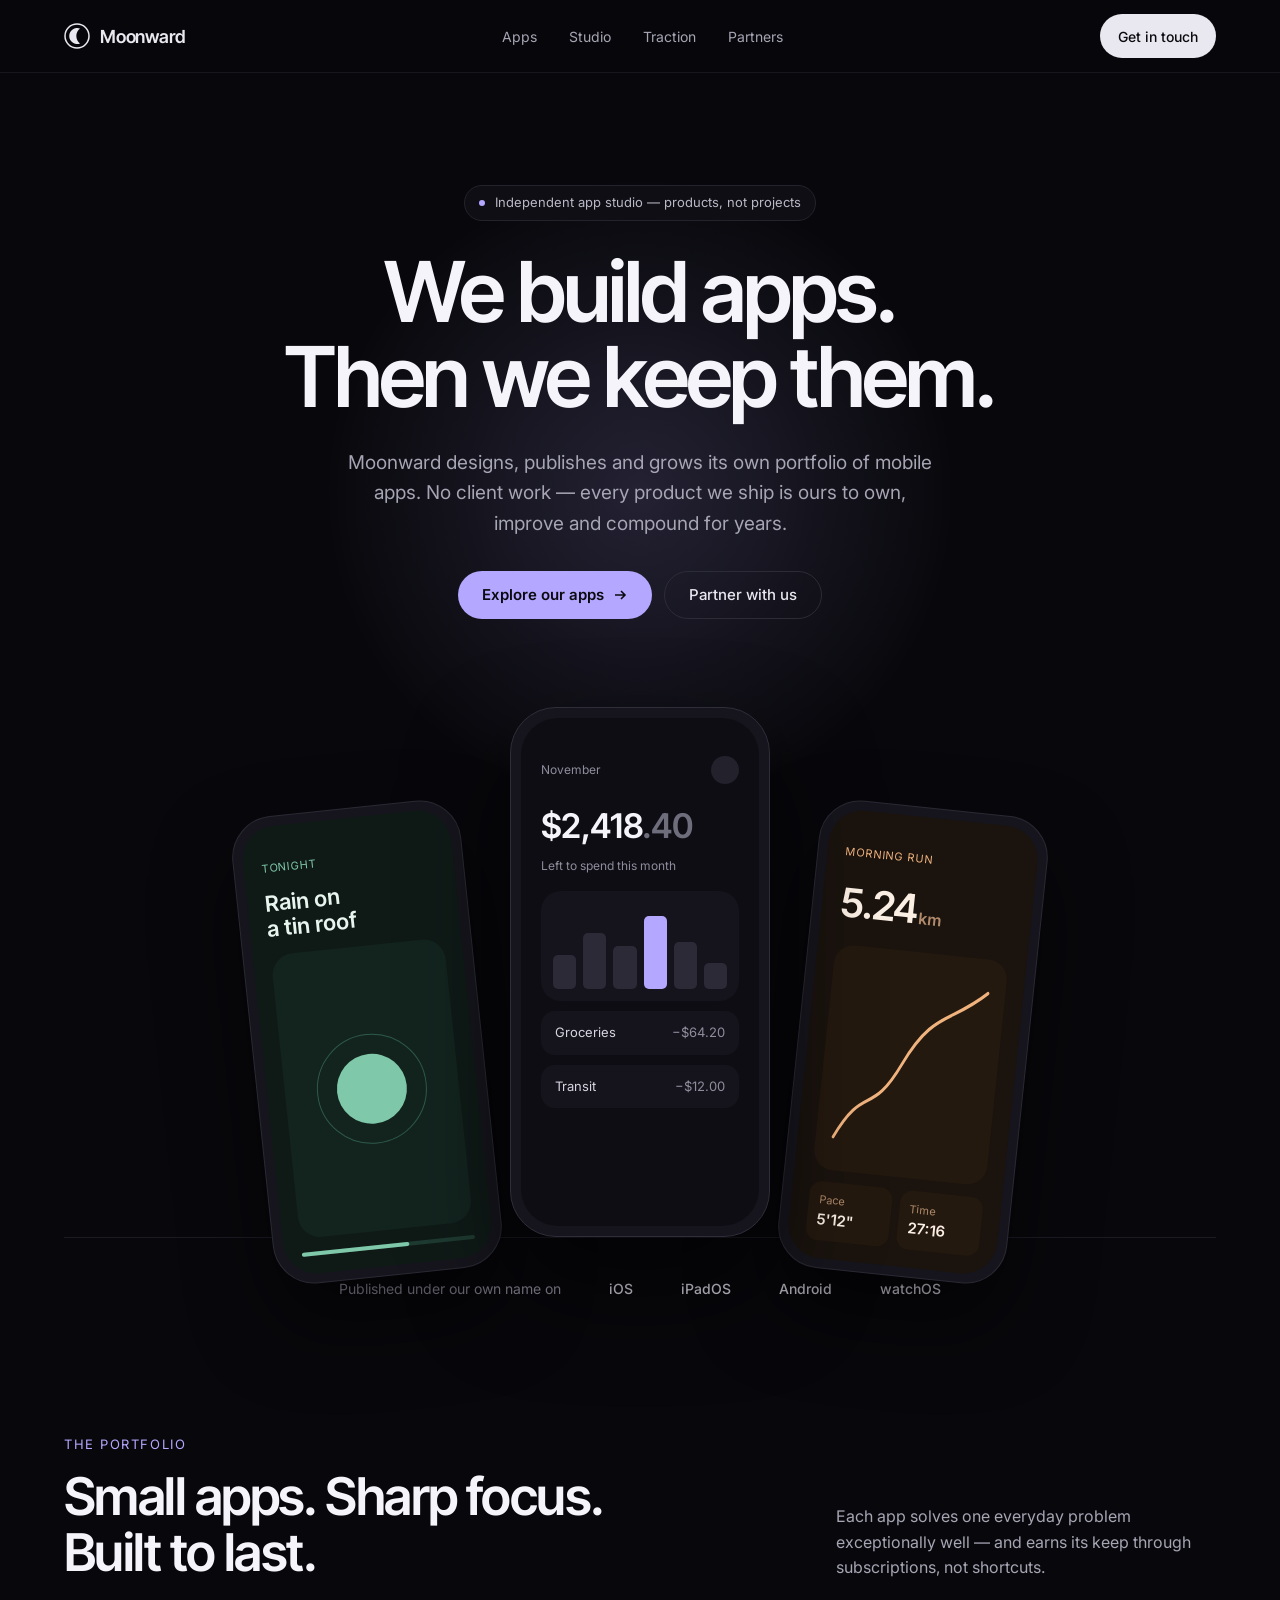
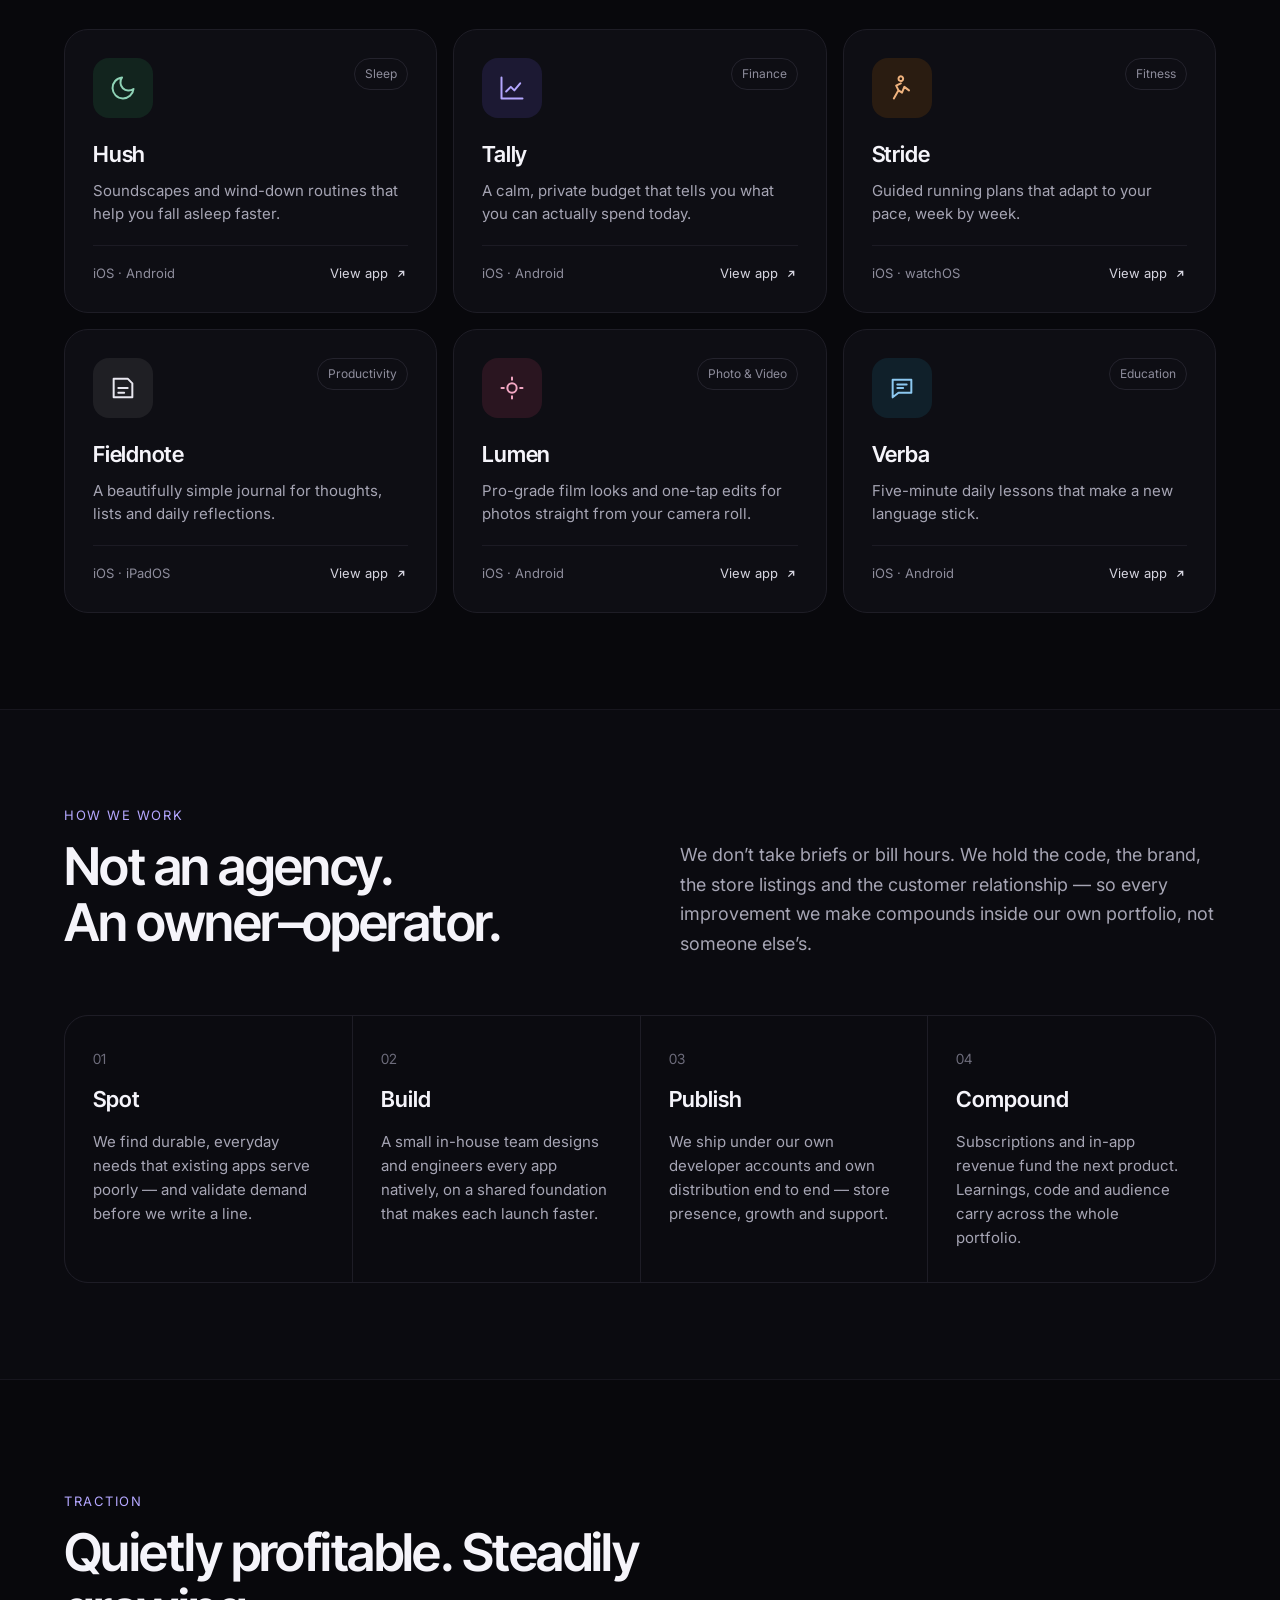
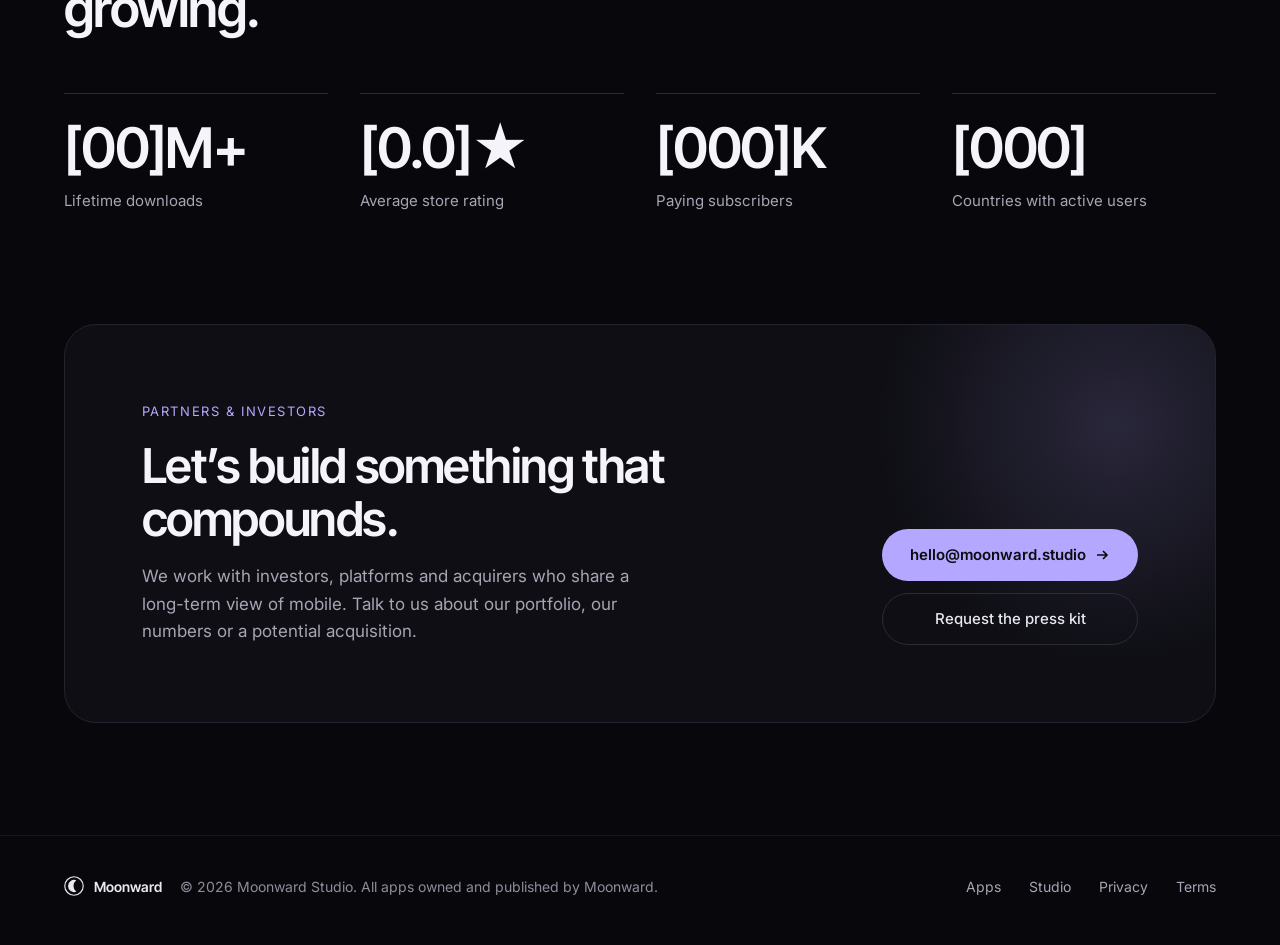
<file: index.html>
<!doctype html>
<html lang="en">
<head>
  <meta charset="utf-8">
  <meta name="viewport" content="width=device-width, initial-scale=1">
  <title>Moonward — Independent mobile app studio</title>
  <meta name="description" content="Moonward designs, publishes and grows its own portfolio of mobile apps. No client work — every product we ship is ours to own, improve and compound.">
  <meta name="theme-color" content="#08080C">

  <meta property="og:type" content="website">
  <meta property="og:title" content="Moonward — We build apps. Then we keep them.">
  <meta property="og:description" content="An independent studio that designs, publishes and grows its own mobile apps.">

  <link rel="icon" href="favicon.svg" type="image/svg+xml">
  <link rel="preconnect" href="https://fonts.googleapis.com">
  <link rel="preconnect" href="https://fonts.gstatic.com" crossorigin>
  <link href="https://fonts.googleapis.com/css2?family=Inter:wght@400;500;600&family=Inter+Tight:wght@500;600;700&display=swap" rel="stylesheet">
  <link rel="stylesheet" href="styles.css">
</head>
<body>
  <a class="skip-link" href="#main">Skip to content</a>

  <!-- ============ NAV ============ -->
  <header class="site-header">
    <nav class="nav container" aria-label="Main">
      <a href="#top" class="brand" aria-label="Moonward home">
        <svg class="brand-mark" width="26" height="26" viewBox="0 0 26 26" aria-hidden="true">
          <circle cx="13" cy="13" r="12" fill="none" stroke="currentColor" stroke-width="1.5"/>
          <path d="M16 5.5a8 8 0 1 0 0 15 9.5 9.5 0 0 1 0-15z" fill="currentColor"/>
        </svg>
        Moonward
      </a>

      <div class="nav-links" id="nav-links">
        <a href="#apps">Apps</a>
        <a href="#studio">Studio</a>
        <a href="#traction">Traction</a>
        <a href="#partners">Partners</a>
        <a href="#partners" class="btn btn-light nav-cta-mobile">Get in touch</a>
      </div>

      <a href="#partners" class="btn btn-light nav-cta">Get in touch</a>

      <button class="menu-toggle" type="button" aria-label="Open menu" aria-expanded="false" aria-controls="nav-links">
        <svg width="22" height="22" viewBox="0 0 24 24" fill="none" stroke="currentColor" stroke-width="1.8" stroke-linecap="round" aria-hidden="true">
          <path class="icon-open" d="M4 7h16M4 12h16M4 17h16"/>
          <path class="icon-close" d="M6 6l12 12M18 6L6 18"/>
        </svg>
      </button>
    </nav>
  </header>

  <main id="main">

    <!-- ============ HERO ============ -->
    <section id="top" class="hero">
      <div class="glow glow-hero" aria-hidden="true"></div>

      <div class="hero-copy">
        <div class="pill"><span class="dot"></span>Independent app studio — products, not projects</div>
        <h1>We build apps.<br>Then we keep them.</h1>
        <p class="lead">Moonward designs, publishes and grows its own portfolio of mobile apps. No client work — every product we ship is ours to own, improve and compound for years.</p>
        <div class="hero-actions">
          <a href="#apps" class="btn btn-accent">
            Explore our apps
            <svg width="16" height="16" viewBox="0 0 16 16" fill="none" stroke="currentColor" stroke-width="1.6" aria-hidden="true"><path d="M3 8h10M9 4l4 4-4 4"/></svg>
          </a>
          <a href="#partners" class="btn btn-ghost">Partner with us</a>
        </div>
      </div>

      <!-- Phone trio (decorative) -->
      <div class="phones" aria-hidden="true">
        <!-- Left: sleep app -->
        <div class="phone phone-side phone-left">
          <div class="screen screen-sleep">
            <div class="eyebrow-sm" style="color:#7FC8A9">Tonight</div>
            <div class="screen-title" style="color:#E8F5EF">Rain on<br>a tin roof</div>
            <div class="sleep-orb-wrap">
              <div class="sleep-ring"><div class="sleep-orb"></div></div>
            </div>
            <div class="progress"><div class="progress-fill"></div></div>
          </div>
        </div>

        <!-- Center: budget app -->
        <div class="phone phone-center">
          <div class="screen screen-budget">
            <div class="row-between">
              <span class="muted-sm">November</span>
              <span class="avatar"></span>
            </div>
            <div class="balance">$2,418<span>.40</span></div>
            <div class="muted-sm balance-label">Left to spend this month</div>
            <div class="bars">
              <span style="height:40%"></span>
              <span style="height:65%"></span>
              <span style="height:50%"></span>
              <span class="bar-accent" style="height:85%"></span>
              <span style="height:55%"></span>
              <span style="height:30%"></span>
            </div>
            <div class="txn"><span>Groceries</span><span>−$64.20</span></div>
            <div class="txn"><span>Transit</span><span>−$12.00</span></div>
          </div>
        </div>

        <!-- Right: running app -->
        <div class="phone phone-side phone-right">
          <div class="screen screen-run">
            <div class="eyebrow-sm" style="color:#F0B37E">Morning run</div>
            <div class="run-distance">5.24<span> km</span></div>
            <div class="run-map">
              <svg viewBox="0 0 200 200" width="100%" height="100%" preserveAspectRatio="none"><path d="M20 170 C 50 120, 60 150, 90 100 S 140 60, 180 30" fill="none" stroke="#F0B37E" stroke-width="3" stroke-linecap="round"/></svg>
            </div>
            <div class="run-stats">
              <div>Pace<strong>5'12"</strong></div>
              <div>Time<strong>27:16</strong></div>
            </div>
          </div>
        </div>
      </div>

      <div class="divider container"></div>
    </section>

    <!-- ============ PLATFORM STRIP ============ -->
    <section class="platforms">
      <div class="container platforms-inner">
        <span>Published under our own name on</span>
        <strong>iOS</strong>
        <strong>iPadOS</strong>
        <strong>Android</strong>
        <strong>watchOS</strong>
      </div>
    </section>

    <!-- ============ APPS ============ -->
    <section id="apps" class="section">
      <div class="container stack-48">
        <div class="section-head">
          <div class="section-title">
            <div class="eyebrow">The portfolio</div>
            <h2>Small apps. Sharp focus. Built to last.</h2>
          </div>
          <p class="section-intro">Each app solves one everyday problem exceptionally well — and earns its keep through subscriptions, not shortcuts.</p>
        </div>

        <div class="app-grid">
          <!-- Replace each href with the app's App Store / Google Play / landing page link -->
          <a class="app-card" href="#apps">
            <div class="app-card-top">
              <div class="app-icon" style="--icon-bg:#12241E; --icon-fg:#8FD3B6">
                <svg viewBox="0 0 24 24"><path d="M21 12.8A9 9 0 1 1 11.2 3a7 7 0 0 0 9.8 9.8z"/></svg>
              </div>
              <span class="tag">Sleep</span>
            </div>
            <div class="app-card-body">
              <h3>Hush</h3>
              <p>Soundscapes and wind-down routines that help you fall asleep faster.</p>
            </div>
            <div class="app-card-foot"><span>iOS · Android</span><span class="view">View app <svg width="14" height="14" viewBox="0 0 16 16" fill="none" stroke="currentColor" stroke-width="1.6" aria-hidden="true"><path d="M5 11L11 5M6 5h5v5"/></svg></span></div>
          </a>

          <a class="app-card" href="#apps">
            <div class="app-card-top">
              <div class="app-icon" style="--icon-bg:#1C1933; --icon-fg:#B4A7FF">
                <svg viewBox="0 0 24 24"><path d="M3 3v18h18M7 15l4-4 3 3 5-6"/></svg>
              </div>
              <span class="tag">Finance</span>
            </div>
            <div class="app-card-body">
              <h3>Tally</h3>
              <p>A calm, private budget that tells you what you can actually spend today.</p>
            </div>
            <div class="app-card-foot"><span>iOS · Android</span><span class="view">View app <svg width="14" height="14" viewBox="0 0 16 16" fill="none" stroke="currentColor" stroke-width="1.6" aria-hidden="true"><path d="M5 11L11 5M6 5h5v5"/></svg></span></div>
          </a>

          <a class="app-card" href="#apps">
            <div class="app-card-top">
              <div class="app-icon" style="--icon-bg:#2A1C11; --icon-fg:#F0B37E">
                <svg viewBox="0 0 24 24"><path d="M13 4a2 2 0 1 0 0 .1M5 21l4-7 3 2 2-5 4 3M9 14l-2-4 4-2"/></svg>
              </div>
              <span class="tag">Fitness</span>
            </div>
            <div class="app-card-body">
              <h3>Stride</h3>
              <p>Guided running plans that adapt to your pace, week by week.</p>
            </div>
            <div class="app-card-foot"><span>iOS · watchOS</span><span class="view">View app <svg width="14" height="14" viewBox="0 0 16 16" fill="none" stroke="currentColor" stroke-width="1.6" aria-hidden="true"><path d="M5 11L11 5M6 5h5v5"/></svg></span></div>
          </a>

          <a class="app-card" href="#apps">
            <div class="app-card-top">
              <div class="app-icon" style="--icon-bg:#1F1F24; --icon-fg:#E9E8F0">
                <svg viewBox="0 0 24 24"><path d="M4 4h12l4 4v12H4zM8 12h8M8 16h5"/></svg>
              </div>
              <span class="tag">Productivity</span>
            </div>
            <div class="app-card-body">
              <h3>Fieldnote</h3>
              <p>A beautifully simple journal for thoughts, lists and daily reflections.</p>
            </div>
            <div class="app-card-foot"><span>iOS · iPadOS</span><span class="view">View app <svg width="14" height="14" viewBox="0 0 16 16" fill="none" stroke="currentColor" stroke-width="1.6" aria-hidden="true"><path d="M5 11L11 5M6 5h5v5"/></svg></span></div>
          </a>

          <a class="app-card" href="#apps">
            <div class="app-card-top">
              <div class="app-icon" style="--icon-bg:#2A1520; --icon-fg:#F2A7C3">
                <svg viewBox="0 0 24 24"><path d="M12 3v2M12 19v2M3 12h2M19 12h2M12 8a4 4 0 1 0 0 8 4 4 0 0 0 0-8z"/></svg>
              </div>
              <span class="tag">Photo &amp; Video</span>
            </div>
            <div class="app-card-body">
              <h3>Lumen</h3>
              <p>Pro-grade film looks and one-tap edits for photos straight from your camera roll.</p>
            </div>
            <div class="app-card-foot"><span>iOS · Android</span><span class="view">View app <svg width="14" height="14" viewBox="0 0 16 16" fill="none" stroke="currentColor" stroke-width="1.6" aria-hidden="true"><path d="M5 11L11 5M6 5h5v5"/></svg></span></div>
          </a>

          <a class="app-card" href="#apps">
            <div class="app-card-top">
              <div class="app-icon" style="--icon-bg:#10202A; --icon-fg:#8CC8F0">
                <svg viewBox="0 0 24 24"><path d="M4 5h16v11H9l-5 4zM8 9h8M8 12h5"/></svg>
              </div>
              <span class="tag">Education</span>
            </div>
            <div class="app-card-body">
              <h3>Verba</h3>
              <p>Five-minute daily lessons that make a new language stick.</p>
            </div>
            <div class="app-card-foot"><span>iOS · Android</span><span class="view">View app <svg width="14" height="14" viewBox="0 0 16 16" fill="none" stroke="currentColor" stroke-width="1.6" aria-hidden="true"><path d="M5 11L11 5M6 5h5v5"/></svg></span></div>
          </a>
        </div>
      </div>
    </section>

    <!-- ============ STUDIO / MODEL ============ -->
    <section id="studio" class="section section-alt">
      <div class="container stack-56">
        <div class="studio-head">
          <div class="section-title">
            <div class="eyebrow">How we work</div>
            <h2>Not an agency.<br>An owner–operator.</h2>
          </div>
          <p class="studio-intro">We don’t take briefs or bill hours. We hold the code, the brand, the store listings and the customer relationship — so every improvement we make compounds inside our own portfolio, not someone else’s.</p>
        </div>

        <ol class="steps">
          <li>
            <span class="step-num">01</span>
            <h3>Spot</h3>
            <p>We find durable, everyday needs that existing apps serve poorly — and validate demand before we write a line.</p>
          </li>
          <li>
            <span class="step-num">02</span>
            <h3>Build</h3>
            <p>A small in-house team designs and engineers every app natively, on a shared foundation that makes each launch faster.</p>
          </li>
          <li>
            <span class="step-num">03</span>
            <h3>Publish</h3>
            <p>We ship under our own developer accounts and own distribution end to end — store presence, growth and support.</p>
          </li>
          <li>
            <span class="step-num">04</span>
            <h3>Compound</h3>
            <p>Subscriptions and in-app revenue fund the next product. Learnings, code and audience carry across the whole portfolio.</p>
          </li>
        </ol>
      </div>
    </section>

    <!-- ============ TRACTION ============ -->
    <section id="traction" class="section section-lg">
      <div class="container stack-56">
        <div class="section-title" style="max-width:640px">
          <div class="eyebrow">Traction</div>
          <h2>Quietly profitable. Steadily growing.</h2>
        </div>

        <!-- Replace the bracketed placeholders with your real figures -->
        <dl class="stats">
          <div class="stat"><dt>Lifetime downloads</dt><dd>[00]M+</dd></div>
          <div class="stat"><dt>Average store rating</dt><dd>[0.0]★</dd></div>
          <div class="stat"><dt>Paying subscribers</dt><dd>[000]K</dd></div>
          <div class="stat"><dt>Countries with active users</dt><dd>[000]</dd></div>
        </dl>
      </div>
    </section>

    <!-- ============ PARTNERS CTA ============ -->
    <section id="partners" class="section-cta">
      <div class="container">
        <div class="cta-card">
          <div class="glow glow-cta" aria-hidden="true"></div>
          <div class="cta-inner">
            <div class="cta-copy">
              <div class="eyebrow">Partners &amp; investors</div>
              <h2>Let’s build something that compounds.</h2>
              <p>We work with investors, platforms and acquirers who share a long-term view of mobile. Talk to us about our portfolio, our numbers or a potential acquisition.</p>
            </div>
            <div class="cta-actions">
              <a href="mailto:hello@moonward.studio" class="btn btn-accent btn-lg">
                hello@moonward.studio
                <svg width="16" height="16" viewBox="0 0 16 16" fill="none" stroke="currentColor" stroke-width="1.6" aria-hidden="true"><path d="M3 8h10M9 4l4 4-4 4"/></svg>
              </a>
              <a href="mailto:press@moonward.studio?subject=Press%20kit%20request" class="btn btn-ghost btn-lg">Request the press kit</a>
            </div>
          </div>
        </div>
      </div>
    </section>
  </main>

  <!-- ============ FOOTER ============ -->
  <footer class="site-footer">
    <div class="container footer-inner">
      <div class="footer-brand">
        <svg width="20" height="20" viewBox="0 0 26 26" aria-hidden="true">
          <circle cx="13" cy="13" r="12" fill="none" stroke="currentColor" stroke-width="1.5"/>
          <path d="M16 5.5a8 8 0 1 0 0 15 9.5 9.5 0 0 1 0-15z" fill="currentColor"/>
        </svg>
        <span class="footer-name">Moonward</span>
        <span class="footer-legal">© <span id="year">2026</span> Moonward Studio. All apps owned and published by Moonward.</span>
      </div>
      <nav class="footer-links" aria-label="Footer">
        <a href="#apps">Apps</a>
        <a href="#studio">Studio</a>
        <a href="privacy.html">Privacy</a>
        <a href="terms.html">Terms</a>
      </nav>
    </div>
  </footer>

  <script src="script.js" defer></script>
</body>
</html>
</file>
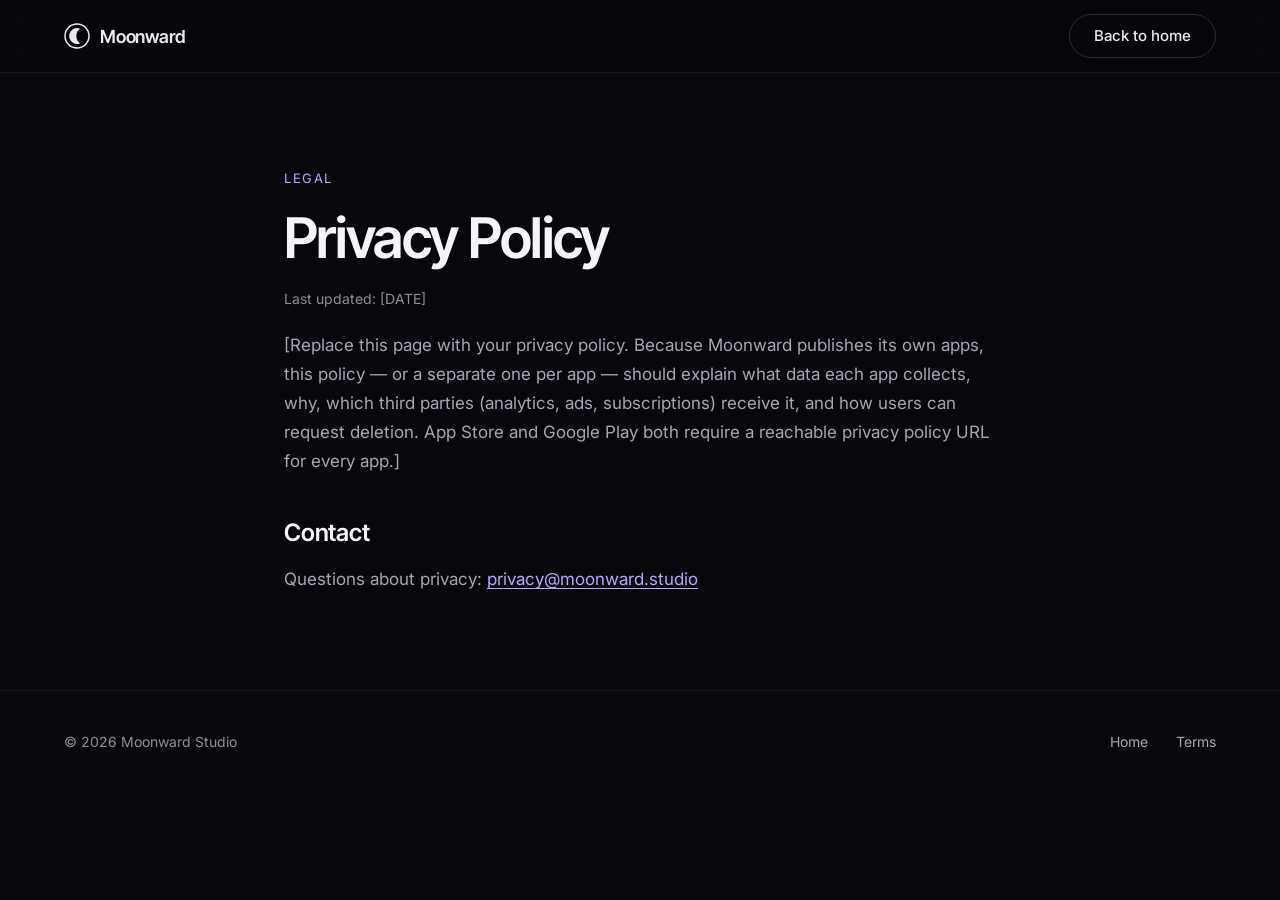
<file: privacy.html>
<!doctype html>
<html lang="en">
<head>
  <meta charset="utf-8">
  <meta name="viewport" content="width=device-width, initial-scale=1">
  <title>Privacy Policy — Moonward</title>
  <meta name="theme-color" content="#08080C">
  <link rel="icon" href="favicon.svg" type="image/svg+xml">
  <link rel="preconnect" href="https://fonts.googleapis.com">
  <link rel="preconnect" href="https://fonts.gstatic.com" crossorigin>
  <link href="https://fonts.googleapis.com/css2?family=Inter:wght@400;500;600&family=Inter+Tight:wght@500;600;700&display=swap" rel="stylesheet">
  <link rel="stylesheet" href="styles.css">
</head>
<body>
  <header class="site-header">
    <nav class="nav container" aria-label="Main">
      <a href="index.html" class="brand">
        <svg width="26" height="26" viewBox="0 0 26 26" aria-hidden="true"><circle cx="13" cy="13" r="12" fill="none" stroke="currentColor" stroke-width="1.5"/><path d="M16 5.5a8 8 0 1 0 0 15 9.5 9.5 0 0 1 0-15z" fill="currentColor"/></svg>
        Moonward
      </a>
      <a href="index.html" class="btn btn-ghost" style="min-height:44px">Back to home</a>
    </nav>
  </header>

  <main class="section legal">
    <div class="container legal-inner">
      <div class="eyebrow">Legal</div>
      <h1>Privacy Policy</h1>
      <p class="legal-meta">Last updated: [DATE]</p>

      <p>[Replace this page with your privacy policy. Because Moonward publishes its own apps, this policy — or a separate one per app — should explain what data each app collects, why, which third parties (analytics, ads, subscriptions) receive it, and how users can request deletion. App Store and Google Play both require a reachable privacy policy URL for every app.]</p>

      <h2>Contact</h2>
      <p>Questions about privacy: <a href="mailto:privacy@moonward.studio">privacy@moonward.studio</a></p>
    </div>
  </main>

  <footer class="site-footer">
    <div class="container footer-inner">
      <span class="footer-legal" style="margin:0">© 2026 Moonward Studio</span>
      <nav class="footer-links" aria-label="Footer"><a href="index.html">Home</a><a href="terms.html">Terms</a></nav>
    </div>
  </footer>
</body>
</html>
</file>
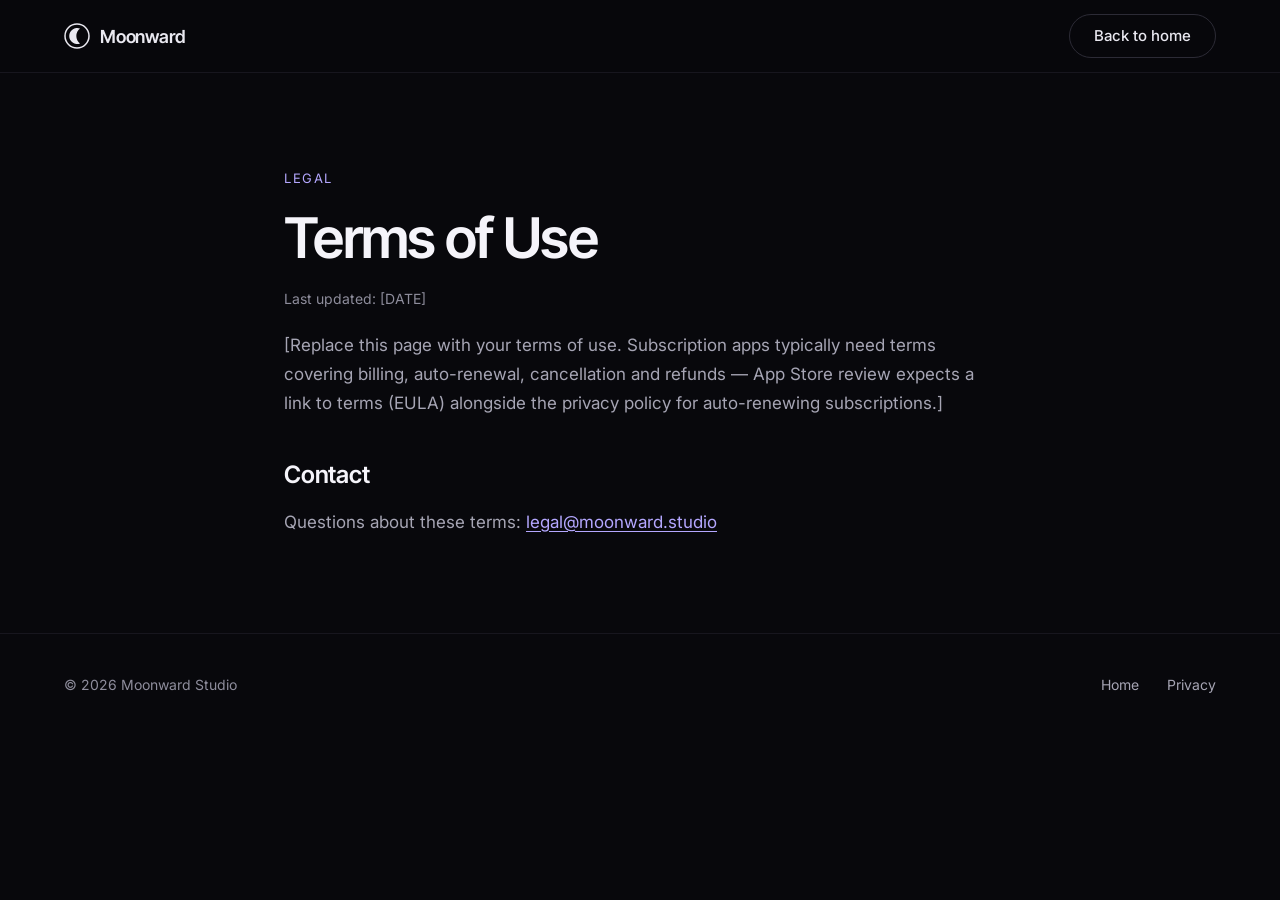
<file: terms.html>
<!doctype html>
<html lang="en">
<head>
  <meta charset="utf-8">
  <meta name="viewport" content="width=device-width, initial-scale=1">
  <title>Terms of Use — Moonward</title>
  <meta name="theme-color" content="#08080C">
  <link rel="icon" href="favicon.svg" type="image/svg+xml">
  <link rel="preconnect" href="https://fonts.googleapis.com">
  <link rel="preconnect" href="https://fonts.gstatic.com" crossorigin>
  <link href="https://fonts.googleapis.com/css2?family=Inter:wght@400;500;600&family=Inter+Tight:wght@500;600;700&display=swap" rel="stylesheet">
  <link rel="stylesheet" href="styles.css">
</head>
<body>
  <header class="site-header">
    <nav class="nav container" aria-label="Main">
      <a href="index.html" class="brand">
        <svg width="26" height="26" viewBox="0 0 26 26" aria-hidden="true"><circle cx="13" cy="13" r="12" fill="none" stroke="currentColor" stroke-width="1.5"/><path d="M16 5.5a8 8 0 1 0 0 15 9.5 9.5 0 0 1 0-15z" fill="currentColor"/></svg>
        Moonward
      </a>
      <a href="index.html" class="btn btn-ghost" style="min-height:44px">Back to home</a>
    </nav>
  </header>

  <main class="section legal">
    <div class="container legal-inner">
      <div class="eyebrow">Legal</div>
      <h1>Terms of Use</h1>
      <p class="legal-meta">Last updated: [DATE]</p>

      <p>[Replace this page with your terms of use. Subscription apps typically need terms covering billing, auto-renewal, cancellation and refunds — App Store review expects a link to terms (EULA) alongside the privacy policy for auto-renewing subscriptions.]</p>

      <h2>Contact</h2>
      <p>Questions about these terms: <a href="mailto:legal@moonward.studio">legal@moonward.studio</a></p>
    </div>
  </main>

  <footer class="site-footer">
    <div class="container footer-inner">
      <span class="footer-legal" style="margin:0">© 2026 Moonward Studio</span>
      <nav class="footer-links" aria-label="Footer"><a href="index.html">Home</a><a href="privacy.html">Privacy</a></nav>
    </div>
  </footer>
</body>
</html>
</file>
<file: styles.css>
/* =========================================================
   Moonward — site styles
   Change --accent to re-theme the whole site.
   ========================================================= */

:root {
  --bg: #08080C;
  --bg-alt: #0B0B10;
  --surface: #0E0E14;
  --surface-hover: #121219;
  --line: #17161E;
  --line-2: #1E1D26;
  --line-3: #2A2934;

  --text: #E9E8F0;
  --text-strong: #F5F4FA;
  --text-muted: #A6A5B4;
  --text-dim: #8E8D9C;

  --accent: #B4A7FF;          /* try #8FD3B6, #F0B37E or #E9E8F0 */
  --accent-glow: rgba(180, 167, 255, 0.16);
  --on-accent: #0A0A0F;

  --font-body: "Inter", system-ui, -apple-system, "Segoe UI", sans-serif;
  --font-display: "Inter Tight", "Inter", system-ui, sans-serif;

  --container: 1200px;
  --radius-lg: 24px;
  --radius-xl: 32px;
}

/* ---------- Reset / base ---------- */
*, *::before, *::after { box-sizing: border-box; }

html { scroll-behavior: smooth; scroll-padding-top: 84px; }
@media (prefers-reduced-motion: reduce) { html { scroll-behavior: auto; } }

body {
  margin: 0;
  background: var(--bg);
  color: var(--text);
  font-family: var(--font-body);
  font-size: 16px;
  line-height: 1.5;
  -webkit-font-smoothing: antialiased;
  overflow-x: hidden;
}

a { color: inherit; text-decoration: none; }
h1, h2, h3, p { margin: 0; }
img, svg { display: block; }

:focus-visible { outline: 2px solid var(--accent); outline-offset: 3px; border-radius: 6px; }

.skip-link {
  position: absolute; left: 16px; top: -48px; z-index: 100;
  padding: 10px 16px; border-radius: 8px;
  background: var(--text); color: var(--on-accent); font-weight: 600;
}
.skip-link:focus { top: 16px; }

.container { max-width: var(--container); margin: 0 auto; padding: 0 24px; }
.stack-48 { display: flex; flex-direction: column; gap: 48px; }
.stack-56 { display: flex; flex-direction: column; gap: 56px; }

/* ---------- Buttons ---------- */
.btn {
  display: inline-flex; align-items: center; justify-content: center; gap: 8px;
  min-height: 48px; padding: 0 24px; border-radius: 999px;
  font-size: 15px; font-weight: 500; white-space: nowrap;
  transition: transform .2s ease, background .2s ease, border-color .2s ease, opacity .2s ease;
}
.btn:hover { transform: translateY(-1px); }
.btn-lg { min-height: 52px; padding: 0 28px; }
.btn-accent { background: var(--accent); color: var(--on-accent); font-weight: 600; }
.btn-accent:hover { opacity: .92; }
.btn-light { background: var(--text); color: var(--on-accent); min-height: 44px; padding: 0 18px; font-size: 14px; }
.btn-ghost { border: 1px solid #2C2B36; color: var(--text); }
.btn-ghost:hover { border-color: #44434F; background: rgba(255,255,255,0.03); }

/* ---------- Header / nav ---------- */
.site-header {
  position: sticky; top: 0; z-index: 50;
  background: rgba(8, 8, 12, 0.78);
  -webkit-backdrop-filter: blur(14px);
  backdrop-filter: blur(14px);
  border-bottom: 1px solid var(--line);
}
.nav { display: flex; align-items: center; justify-content: space-between; gap: 24px; padding-top: 14px; padding-bottom: 14px; }

.brand {
  display: flex; align-items: center; gap: 10px;
  font-family: var(--font-display); font-weight: 600; font-size: 18px; letter-spacing: -0.01em;
  color: var(--text);
}

.nav-links { display: flex; gap: 32px; font-size: 14px; }
.nav-links a { color: var(--text-muted); transition: color .2s; }
.nav-links a:hover { color: #fff; }
.nav-cta-mobile { display: none; }

.menu-toggle {
  display: none;
  width: 44px; height: 44px; border-radius: 12px;
  border: 1px solid var(--line-3); background: transparent; color: var(--text);
  align-items: center; justify-content: center; cursor: pointer;
}
.menu-toggle .icon-close { display: none; }
.menu-toggle[aria-expanded="true"] .icon-open { display: none; }
.menu-toggle[aria-expanded="true"] .icon-close { display: inline; }

/* ---------- Hero ---------- */
.hero { position: relative; padding: 112px 24px 0; text-align: center; }

.glow { position: absolute; border-radius: 50%; pointer-events: none; }
.glow-hero {
  left: 50%; top: 60px; width: 720px; height: 720px; transform: translateX(-50%);
  background: radial-gradient(circle, var(--accent-glow) 0%, rgba(8,8,12,0) 62%);
}

.hero-copy {
  position: relative; max-width: 880px; margin: 0 auto;
  display: flex; flex-direction: column; align-items: center; gap: 28px;
}

.pill {
  display: inline-flex; align-items: center; gap: 10px;
  padding: 7px 14px; border-radius: 999px;
  border: 1px solid #24232D; background: var(--surface);
  font-size: 13px; color: #B9B8C6;
}
.pill .dot { width: 6px; height: 6px; border-radius: 50%; background: var(--accent); }

.hero h1 {
  font-family: var(--font-display); font-weight: 600;
  font-size: clamp(44px, 7vw, 84px); line-height: 1.02; letter-spacing: -0.035em;
  color: var(--text-strong);
}
.lead { max-width: 600px; font-size: 19px; line-height: 1.6; color: var(--text-muted); }
.hero-actions { display: flex; flex-wrap: wrap; justify-content: center; gap: 12px; margin-top: 4px; }

/* Phones */
.phones {
  position: relative; margin: 88px auto 0;
  display: flex; justify-content: center; align-items: flex-end; gap: 28px;
}
.phone {
  flex-shrink: 0; background: #16151D; border: 1px solid var(--line-3);
  text-align: left;
}
.phone-side { width: 230px; height: 470px; border-radius: 42px; padding: 9px; box-shadow: 0 40px 80px rgba(0,0,0,.55); }
.phone-left  { transform: translateY(40px) rotate(-6deg); }
.phone-right { transform: translateY(40px) rotate(6deg); }
.phone-center {
  width: 260px; height: 530px; border-radius: 46px; padding: 10px; position: relative; z-index: 2;
  border-color: #2E2D39; box-shadow: 0 50px 100px rgba(0,0,0,.6);
}

.screen { height: 100%; display: flex; flex-direction: column; }
.phone-side .screen { border-radius: 34px; padding: 34px 18px 18px; }
.phone-center .screen { border-radius: 37px; padding: 38px 20px 20px; gap: 16px; background: #0E0D14; }

.eyebrow-sm { font-size: 11px; letter-spacing: .08em; text-transform: uppercase; }
.screen-title { font-family: var(--font-display); font-size: 22px; font-weight: 600; line-height: 1.15; }

.screen-sleep { background: #0F1A17; gap: 14px; }
.sleep-orb-wrap { flex: 1; border-radius: 22px; background: #13241F; display: flex; align-items: center; justify-content: center; }
.sleep-ring { width: 110px; height: 110px; border-radius: 50%; border: 1px solid #2E5A4B; display: flex; align-items: center; justify-content: center; }
.sleep-orb { width: 70px; height: 70px; border-radius: 50%; background: #7FC8A9; animation: breathe 6s ease-in-out infinite; }
@keyframes breathe { 0%,100% { transform: scale(1); } 50% { transform: scale(1.12); } }
@media (prefers-reduced-motion: reduce) { .sleep-orb { animation: none; } }
.progress { height: 4px; border-radius: 4px; background: #1E3A31; }
.progress-fill { width: 62%; height: 100%; border-radius: 4px; background: #7FC8A9; }

.row-between { display: flex; justify-content: space-between; align-items: center; }
.muted-sm { font-size: 12px; color: var(--text-dim); }
.avatar { width: 28px; height: 28px; border-radius: 50%; background: #23222C; }
.balance { font-family: var(--font-display); font-size: 34px; font-weight: 600; color: var(--text-strong); letter-spacing: -0.02em; }
.balance span { color: #6E6D7C; }
.balance-label { margin-top: -10px; }
.bars { display: flex; align-items: flex-end; gap: 7px; height: 110px; padding: 12px; border-radius: 20px; background: #15141C; }
.bars span { flex: 1; border-radius: 5px; background: #2B2A36; }
.bars .bar-accent { background: var(--accent); }
.txn { display: flex; justify-content: space-between; font-size: 13px; padding: 12px 14px; border-radius: 14px; background: #15141C; color: var(--text-dim); margin-top: -6px; }
.txn span:first-child { color: #D6D5E0; }

.screen-run { background: #1A130E; gap: 12px; }
.run-distance { font-family: var(--font-display); font-size: 40px; font-weight: 600; color: #FBEFE4; letter-spacing: -0.02em; }
.run-distance span { font-size: 16px; color: #B08A6A; }
.run-map { flex: 1; border-radius: 20px; background: #24190F; overflow: hidden; }
.run-map svg { width: 100%; height: 100%; }
.run-stats { display: flex; gap: 8px; }
.run-stats div { flex: 1; padding: 10px; border-radius: 12px; background: #24190F; font-size: 11px; color: #B08A6A; }
.run-stats strong { display: block; font-size: 15px; color: #FBEFE4; font-weight: 600; }

.divider { height: 1px; background: #1C1B24; padding: 0; max-width: calc(var(--container) - 48px); }

/* ---------- Platform strip ---------- */
.platforms { padding: 40px 0; }
.platforms-inner {
  display: flex; flex-wrap: wrap; justify-content: center; align-items: center;
  gap: 16px 48px; font-size: 14px; color: var(--text-dim);
}
.platforms-inner strong { color: #D6D5E0; font-weight: 500; }

/* ---------- Sections ---------- */
.section { padding: 96px 0; }
.section-lg { padding: 112px 0; }
.section-alt { background: var(--bg-alt); border-top: 1px solid var(--line); border-bottom: 1px solid var(--line); }

.eyebrow { font-size: 13px; letter-spacing: .12em; text-transform: uppercase; color: var(--accent); }
.section-title { display: flex; flex-direction: column; gap: 14px; }
.section h2, .cta-copy h2 {
  font-family: var(--font-display); font-weight: 600;
  font-size: clamp(34px, 4.4vw, 52px); line-height: 1.08; letter-spacing: -0.03em;
  color: var(--text-strong);
}

.section-head { display: flex; flex-wrap: wrap; justify-content: space-between; align-items: flex-end; gap: 24px; }
.section-head .section-title { max-width: 620px; }
.section-intro { max-width: 380px; font-size: 16px; line-height: 1.6; color: var(--text-muted); }

/* ---------- App cards ---------- */
.app-grid { display: grid; grid-template-columns: repeat(auto-fit, minmax(300px, 1fr)); gap: 16px; }

.app-card {
  display: flex; flex-direction: column; gap: 20px;
  padding: 28px; border-radius: var(--radius-lg);
  border: 1px solid var(--line-2); background: var(--surface);
  transition: background .2s, border-color .2s, transform .2s;
}
.app-card:hover { background: var(--surface-hover); border-color: #34333F; transform: translateY(-2px); }

.app-card-top { display: flex; justify-content: space-between; align-items: flex-start; }
.app-icon {
  width: 60px; height: 60px; border-radius: 16px;
  background: var(--icon-bg); color: var(--icon-fg);
  display: flex; align-items: center; justify-content: center;
}
.app-icon svg { width: 28px; height: 28px; fill: none; stroke: currentColor; stroke-width: 1.7; stroke-linecap: round; stroke-linejoin: round; }
.tag { font-size: 12px; color: var(--text-dim); padding: 6px 10px; border: 1px solid #24232D; border-radius: 999px; }

.app-card-body { display: flex; flex-direction: column; gap: 8px; }
.app-card h3 { font-family: var(--font-display); font-size: 22px; font-weight: 600; color: var(--text-strong); letter-spacing: -0.01em; }
.app-card p { font-size: 15px; line-height: 1.55; color: var(--text-muted); }

.app-card-foot {
  display: flex; justify-content: space-between; align-items: center;
  margin-top: auto; padding-top: 18px; border-top: 1px solid #1C1B24;
  font-size: 13px; color: var(--text-dim);
}
.app-card-foot .view { display: inline-flex; align-items: center; gap: 6px; color: #D6D5E0; }

/* ---------- Studio / steps ---------- */
.studio-head { display: flex; flex-wrap: wrap; gap: 32px 80px; align-items: flex-start; }
.studio-head > * { flex: 1 1 360px; }
.studio-intro { font-size: 18px; line-height: 1.65; color: var(--text-muted); padding-top: 34px; }

.steps {
  list-style: none; margin: 0; padding: 0;
  display: grid; grid-template-columns: repeat(auto-fit, minmax(240px, 1fr)); gap: 1px;
  background: var(--line-2); border: 1px solid var(--line-2);
  border-radius: var(--radius-lg); overflow: hidden;
}
.steps li { background: var(--bg-alt); padding: 32px 28px; display: flex; flex-direction: column; gap: 14px; }
.step-num { font-family: var(--font-display); font-size: 14px; color: #6E6D7C; }
.steps h3 { font-family: var(--font-display); font-size: 22px; font-weight: 600; color: var(--text-strong); }
.steps p { font-size: 15px; line-height: 1.6; color: var(--text-muted); }

/* ---------- Stats ---------- */
.stats { margin: 0; display: grid; grid-template-columns: repeat(auto-fit, minmax(220px, 1fr)); gap: 40px 32px; }
.stat { display: flex; flex-direction: column-reverse; justify-content: flex-end; gap: 10px; padding-top: 24px; border-top: 1px solid var(--line-3); }
.stat dd {
  margin: 0; font-family: var(--font-display); font-size: 56px; font-weight: 600;
  letter-spacing: -0.03em; color: var(--text-strong); line-height: 1.1;
}
.stat dt { font-size: 15px; color: var(--text-muted); }

/* ---------- CTA ---------- */
.section-cta { padding: 0 0 112px; }
.cta-card {
  position: relative; overflow: hidden;
  border-radius: var(--radius-xl); border: 1px solid #24232D; background: var(--surface);
  padding: clamp(40px, 6vw, 80px);
}
.glow-cta {
  right: -160px; top: -160px; width: 520px; height: 520px;
  background: radial-gradient(circle, var(--accent-glow) 0%, rgba(14,14,20,0) 65%);
}
.cta-inner { position: relative; display: flex; flex-wrap: wrap; justify-content: space-between; align-items: flex-end; gap: 40px; }
.cta-copy { flex: 1 1 480px; display: flex; flex-direction: column; gap: 18px; }
.cta-copy h2 { font-size: clamp(32px, 4vw, 48px); line-height: 1.1; }
.cta-copy p { max-width: 520px; font-size: 17px; line-height: 1.6; color: var(--text-muted); }
.cta-actions { display: flex; flex-direction: column; gap: 12px; }

/* ---------- Footer ---------- */
.site-footer { border-top: 1px solid var(--line); padding: 40px 0 48px; }
.footer-inner { display: flex; flex-wrap: wrap; justify-content: space-between; align-items: center; gap: 24px; font-size: 14px; color: var(--text-dim); }
.footer-brand { display: flex; flex-wrap: wrap; align-items: center; gap: 10px; color: var(--text); }
.footer-name { font-family: var(--font-display); font-weight: 600; }
.footer-legal { color: var(--text-dim); margin-left: 8px; }
.footer-links { display: flex; flex-wrap: wrap; gap: 28px; }
.footer-links a { color: var(--text-muted); transition: color .2s; }
.footer-links a:hover { color: #fff; }

/* ---------- Legal pages ---------- */
.legal-inner { max-width: 760px; display: flex; flex-direction: column; gap: 20px; }
.legal h1 { font-family: var(--font-display); font-weight: 600; font-size: clamp(36px, 5vw, 56px); letter-spacing: -0.03em; line-height: 1.05; color: var(--text-strong); }
.legal h2 { font-size: 24px; margin-top: 24px; letter-spacing: -0.01em; }
.legal p { font-size: 17px; line-height: 1.7; color: var(--text-muted); }
.legal a { color: var(--accent); text-decoration: underline; text-underline-offset: 3px; }
.legal-meta { font-size: 14px !important; color: var(--text-dim) !important; }

/* ---------- 404 ---------- */
.notfound { position: relative; min-height: 100vh; display: flex; align-items: center; justify-content: center; padding: 24px; text-align: center; }
.notfound .glow-hero { top: 50%; transform: translate(-50%, -50%); }
.notfound-title { font-family: var(--font-display); font-weight: 600; font-size: clamp(44px, 7vw, 84px); letter-spacing: -0.035em; line-height: 1.02; color: var(--text-strong); }

/* ---------- Reveal on scroll (enabled by script.js) ---------- */
.js .reveal { opacity: 0; transform: translateY(16px); transition: opacity .7s ease, transform .7s ease; }
.js .reveal.is-visible { opacity: 1; transform: none; }
@media (prefers-reduced-motion: reduce) {
  .js .reveal { opacity: 1; transform: none; transition: none; }
}

/* ---------- Responsive ---------- */
@media (max-width: 900px) {
  .nav-cta { display: none; }
  .menu-toggle { display: inline-flex; }

  .nav-links {
    position: absolute; left: 0; right: 0; top: 100%;
    flex-direction: column; gap: 4px;
    padding: 12px 24px 24px;
    background: rgba(8, 8, 12, 0.97);
    border-bottom: 1px solid var(--line);
    display: none;
  }
  .nav-links.is-open { display: flex; }
  .nav-links a { padding: 12px 0; font-size: 16px; color: var(--text); }
  .nav-cta-mobile { display: inline-flex; margin-top: 8px; color: var(--on-accent) !important; padding: 0 18px !important; }

  .hero { padding-top: 72px; }
  .phones { transform: scale(0.72); transform-origin: top center; margin-top: 64px; margin-bottom: -150px; }
  .studio-intro { padding-top: 0; }
}

@media (max-width: 560px) {
  .phones { transform: scale(0.52); margin-bottom: -260px; gap: 16px; }
  .lead { font-size: 17px; }
  .section { padding: 72px 0; }
  .section-lg { padding: 80px 0; }
  .stat dd { font-size: 44px; }
  .cta-actions, .cta-actions .btn { width: 100%; }
  .footer-legal { margin-left: 0; width: 100%; }
}
</file>
